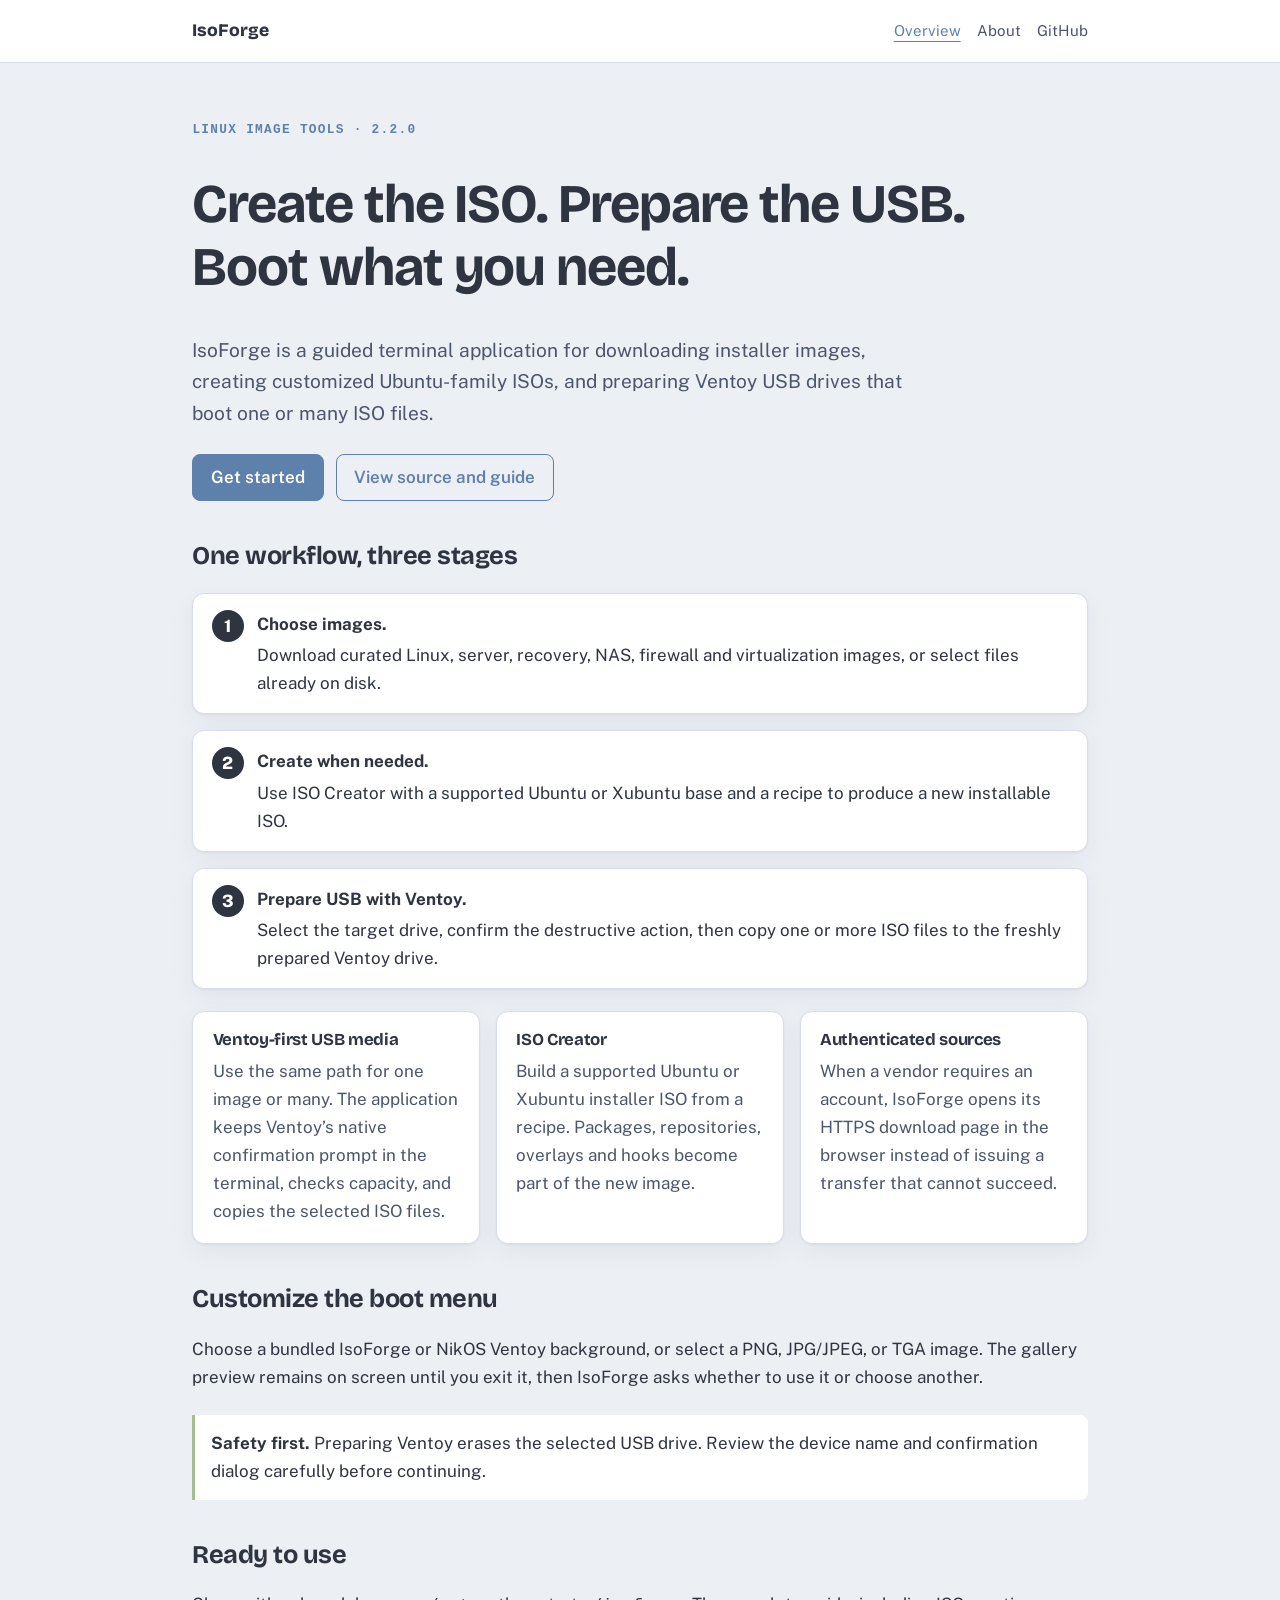
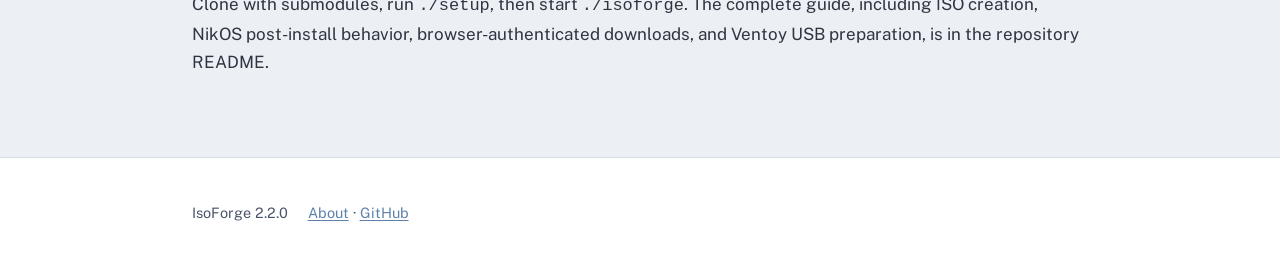
<file: site/index.html>
<!doctype html>
<html lang="en">
<head>
  <meta charset="utf-8">
  <meta name="viewport" content="width=device-width,initial-scale=1">
  <meta name="description" content="IsoForge downloads Linux installer images, creates custom Ubuntu-family ISOs, and prepares Ventoy USB drives.">
  <title>IsoForge — create ISOs and prepare Ventoy USB drives</title>
  <link rel="preconnect" href="https://fonts.googleapis.com">
  <link rel="preconnect" href="https://fonts.gstatic.com" crossorigin>
  <link href="https://fonts.googleapis.com/css2?family=Bricolage+Grotesque:wght@600;800&family=Public+Sans:wght@400;500;600&display=swap" rel="stylesheet">
  <link rel="stylesheet" href="style.css">
</head>
<body>
<a class="skip" href="#main">Skip to content</a>
<header><div class="wrap"><a class="brand" href="index.html">IsoForge</a><nav><a href="index.html" aria-current="page">Overview</a><a href="about.html">About</a><a href="https://github.com/nikolareljin/iso-forge">GitHub</a></nav></div></header>
<main id="main"><div class="wrap">
  <p class="tag">Linux image tools · 2.2.0</p>
  <h1>Create the ISO. Prepare the USB. Boot what you need.</h1>
  <p class="lede">IsoForge is a guided terminal application for downloading installer images, creating customized Ubuntu-family ISOs, and preparing Ventoy USB drives that boot one or many ISO files.</p>
  <div class="actions"><a class="btn primary" href="https://github.com/nikolareljin/iso-forge#start-here">Get started</a><a class="btn" href="https://github.com/nikolareljin/iso-forge">View source and guide</a></div>
  <h2>One workflow, three stages</h2>
  <ol class="steps"><li><strong>Choose images.</strong> Download curated Linux, server, recovery, NAS, firewall and virtualization images, or select files already on disk.</li><li><strong>Create when needed.</strong> Use ISO Creator with a supported Ubuntu or Xubuntu base and a recipe to produce a new installable ISO.</li><li><strong>Prepare USB with Ventoy.</strong> Select the target drive, confirm the destructive action, then copy one or more ISO files to the freshly prepared Ventoy drive.</li></ol>
  <div class="cards"><article class="card"><h3>Ventoy-first USB media</h3><p>Use the same path for one image or many. The application keeps Ventoy’s native confirmation prompt in the terminal, checks capacity, and copies the selected ISO files.</p></article><article class="card"><h3>ISO Creator</h3><p>Build a supported Ubuntu or Xubuntu installer ISO from a recipe. Packages, repositories, overlays and hooks become part of the new image.</p></article><article class="card"><h3>Authenticated sources</h3><p>When a vendor requires an account, IsoForge opens its HTTPS download page in the browser instead of issuing a transfer that cannot succeed.</p></article></div>
  <h2>Customize the boot menu</h2>
  <p>Choose a bundled IsoForge or NikOS Ventoy background, or select a PNG, JPG/JPEG, or TGA image. The gallery preview remains on screen until you exit it, then IsoForge asks whether to use it or choose another.</p>
  <div class="note"><strong>Safety first.</strong> Preparing Ventoy erases the selected USB drive. Review the device name and confirmation dialog carefully before continuing.</div>
  <h2>Ready to use</h2>
  <p>Clone with submodules, run <code>./setup</code>, then start <code>./isoforge</code>. The complete guide, including ISO creation, NikOS post-install behavior, browser-authenticated downloads, and Ventoy USB preparation, is in the repository README.</p>
</div></main>
<footer><div class="wrap"><span>IsoForge 2.2.0</span><span><a href="about.html">About</a> · <a href="https://github.com/nikolareljin/iso-forge">GitHub</a></span></div></footer>
</body>
</html>
</file>
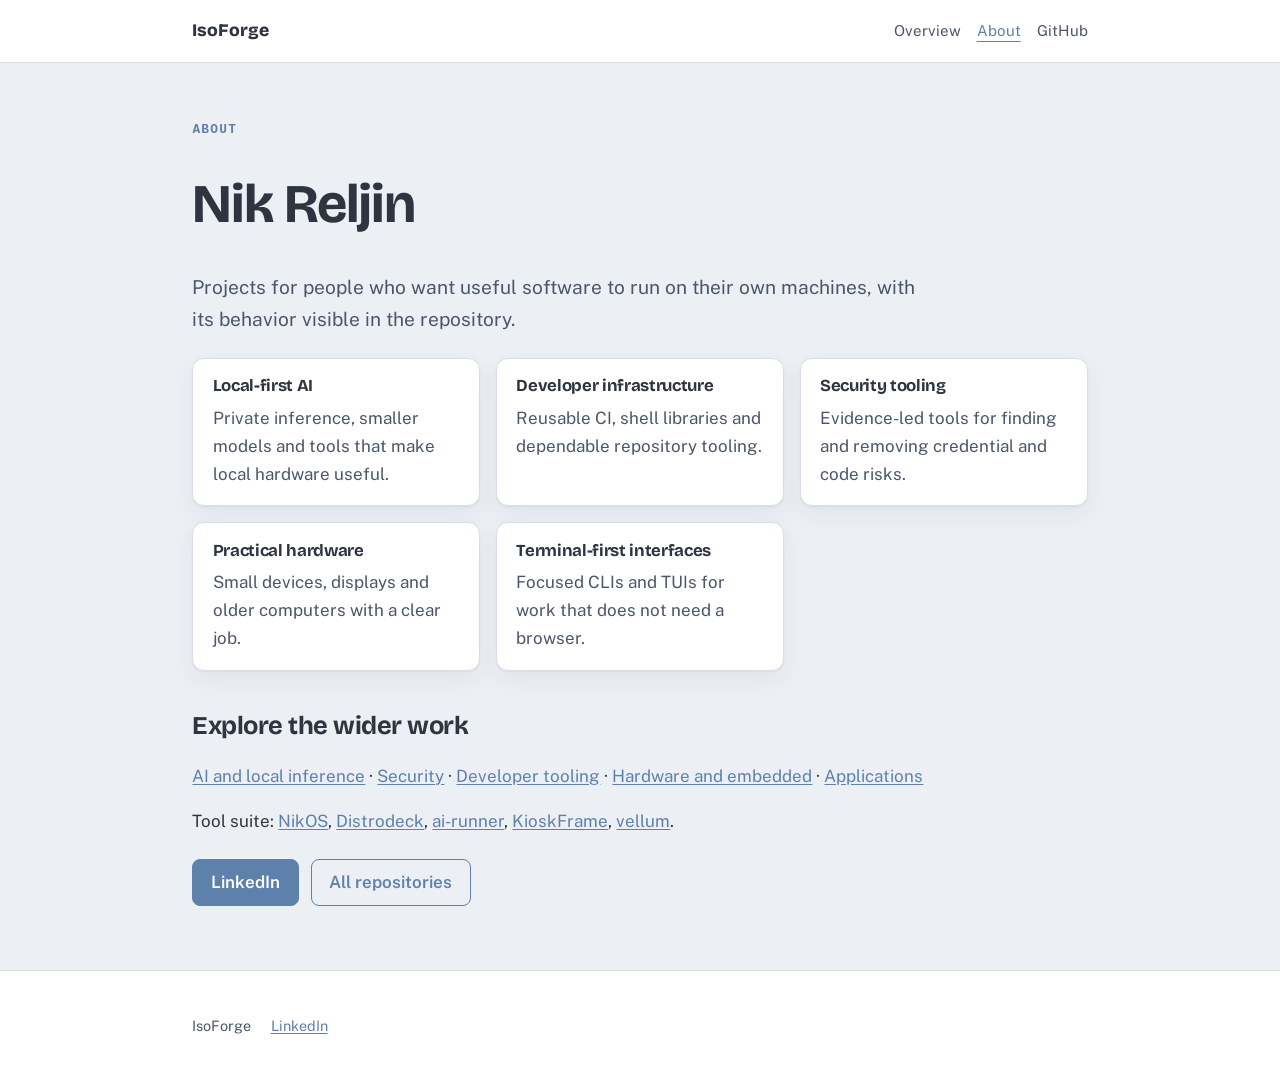
<file: site/about.html>
<!doctype html><html lang="en"><head><meta charset="utf-8"><meta name="viewport" content="width=device-width,initial-scale=1"><meta name="description" content="About Nik Reljin's local-first software projects."><title>About — IsoForge</title><link rel="preconnect" href="https://fonts.googleapis.com"><link rel="preconnect" href="https://fonts.gstatic.com" crossorigin><link href="https://fonts.googleapis.com/css2?family=Bricolage+Grotesque:wght@600;800&family=Public+Sans:wght@400;500;600&display=swap" rel="stylesheet"><link rel="stylesheet" href="style.css"></head><body><a class="skip" href="#main">Skip to content</a><header><div class="wrap"><a class="brand" href="index.html">IsoForge</a><nav><a href="index.html">Overview</a><a href="about.html" aria-current="page">About</a><a href="https://github.com/nikolareljin/iso-forge">GitHub</a></nav></div></header><main id="main"><div class="wrap"><p class="tag">About</p><h1>Nik Reljin</h1><p class="lede">Projects for people who want useful software to run on their own machines, with its behavior visible in the repository.</p><div class="cards"><article class="card"><h3>Local-first AI</h3><p>Private inference, smaller models and tools that make local hardware useful.</p></article><article class="card"><h3>Developer infrastructure</h3><p>Reusable CI, shell libraries and dependable repository tooling.</p></article><article class="card"><h3>Security tooling</h3><p>Evidence-led tools for finding and removing credential and code risks.</p></article><article class="card"><h3>Practical hardware</h3><p>Small devices, displays and older computers with a clear job.</p></article><article class="card"><h3>Terminal-first interfaces</h3><p>Focused CLIs and TUIs for work that does not need a browser.</p></article></div><h2>Explore the wider work</h2><p><a href="https://nikolareljin.github.io/nikos/about.html#ai-and-local-inference">AI and local inference</a> · <a href="https://nikolareljin.github.io/nikos/about.html#security">Security</a> · <a href="https://nikolareljin.github.io/nikos/about.html#developer-tooling">Developer tooling</a> · <a href="https://nikolareljin.github.io/nikos/about.html#hardware-and-embedded">Hardware and embedded</a> · <a href="https://nikolareljin.github.io/nikos/about.html#applications">Applications</a></p><p>Tool suite: <a href="https://nikolareljin.github.io/nikos/">NikOS</a>, <a href="https://nikolareljin.github.io/distrodeck/">Distrodeck</a>, <a href="https://nikolareljin.github.io/ai-runner/">ai-runner</a>, <a href="https://nikolareljin.github.io/kiosk-frame/">KioskFrame</a>, <a href="https://nikolareljin.github.io/vellum/">vellum</a>.</p><div class="actions"><a class="btn primary" href="https://www.linkedin.com/in/nikolareljin">LinkedIn</a><a class="btn" href="https://github.com/nikolareljin">All repositories</a></div></div></main><footer><div class="wrap"><span>IsoForge</span><span><a href="https://www.linkedin.com/in/nikolareljin">LinkedIn</a></span></div></footer></body></html>
</file>
<file: site/style.css>
:root{--paper:#ECEFF4;--raised:#fff;--ink:#2E3440;--soft:#4C566A;--rule:#D8DEE9;--frost:#5E81AC;--bright:#88C0D0;--green:#A3BE8C;--terminal:#2E3440;--step-badge:#2E3440;--step-badge-ink:#fff;--shadow:0 1px 2px rgba(46,52,64,.06),0 8px 24px rgba(46,52,64,.06)}@media(prefers-color-scheme:dark){:root{--paper:#2E3440;--raised:#3B4252;--ink:#ECEFF4;--soft:#C1C9D6;--rule:#434C5E;--frost:#88C0D0;--bright:#8FBCBB;--terminal:#242933;--step-badge:#ECEFF4;--step-badge-ink:#2E3440;--shadow:0 1px 2px rgba(0,0,0,.3),0 8px 24px rgba(0,0,0,.28)}}*{box-sizing:border-box}body{margin:0;background:var(--paper);color:var(--ink);font:17px/1.65 "Public Sans",system-ui,sans-serif}h1,h2,h3{font-family:"Bricolage Grotesque","Public Sans",sans-serif;line-height:1.15;letter-spacing:-.02em}h1{font-size:clamp(2.2rem,5vw,3.4rem)}h2{margin-top:2.5rem}a{color:var(--frost);text-underline-offset:2px}a:hover{color:var(--bright)}.wrap{max-width:940px;margin:auto;padding:0 1.4rem}header,footer{background:var(--raised);border-color:var(--rule);border-style:solid}header{position:sticky;top:0;z-index:2;border-width:0 0 1px}header .wrap,footer .wrap{display:flex;align-items:center;gap:1.2rem;min-height:62px;flex-wrap:wrap}.brand{font-family:"Bricolage Grotesque",sans-serif;font-size:1.1rem;font-weight:800;color:var(--ink);text-decoration:none}nav{display:flex;gap:1rem;flex-wrap:wrap;margin-left:auto}nav a{color:var(--soft);font-size:.94rem;text-decoration:none}nav a[aria-current=page]{color:var(--frost);text-decoration:underline;text-underline-offset:5px}main{padding:3rem 0 4rem}footer{border-width:1px 0 0;color:var(--soft);font-size:.9rem;padding:1.5rem 0}.lede{font-size:1.2rem;color:var(--soft);max-width:62ch}.tag{font:700 .8rem/1 "JetBrains Mono",monospace;letter-spacing:.1em;text-transform:uppercase;color:var(--frost)}.cards{display:grid;gap:1rem;grid-template-columns:repeat(auto-fit,minmax(220px,1fr));margin-top:1.4rem}.card{background:var(--raised);border:1px solid var(--rule);border-radius:12px;padding:1.1rem 1.2rem;box-shadow:var(--shadow)}.card h3{margin:0 0 .5rem;font-size:1.05rem}.card p{color:var(--soft);margin:0}.actions{display:flex;gap:.75rem;flex-wrap:wrap;margin-top:1.5rem}.btn{padding:.55rem 1.1rem;border:1px solid var(--frost);border-radius:8px;font-weight:600;text-decoration:none}.primary{background:var(--frost);color:var(--raised)}.primary:hover{color:var(--terminal);background:var(--bright)}.note{border-left:3px solid var(--green);background:var(--raised);padding:.9rem 1rem;margin:1.5rem 0;border-radius:0 8px 8px 0}.skip{position:absolute;left:-9999px}.skip:focus{left:1rem;top:1rem;z-index:4;background:var(--raised);padding:.5rem}@media(max-width:620px){body{font-size:16px}nav{width:100%;margin-left:0}main{padding-top:2rem}}

.steps{counter-reset:step;display:grid;gap:1rem;padding:0;margin:1.4rem 0;list-style:none}.steps li{position:relative;background:var(--raised);border:1px solid var(--rule);border-radius:12px;padding:1rem 1.2rem 1rem 4rem;box-shadow:var(--shadow)}.steps li:before{counter-increment:step;content:counter(step);position:absolute;left:1.15rem;top:1rem;display:grid;place-items:center;width:2rem;height:2rem;border-radius:50%;background:var(--step-badge);color:var(--step-badge-ink);font-weight:800}.steps strong{display:block;margin-bottom:.2rem}
</file>
